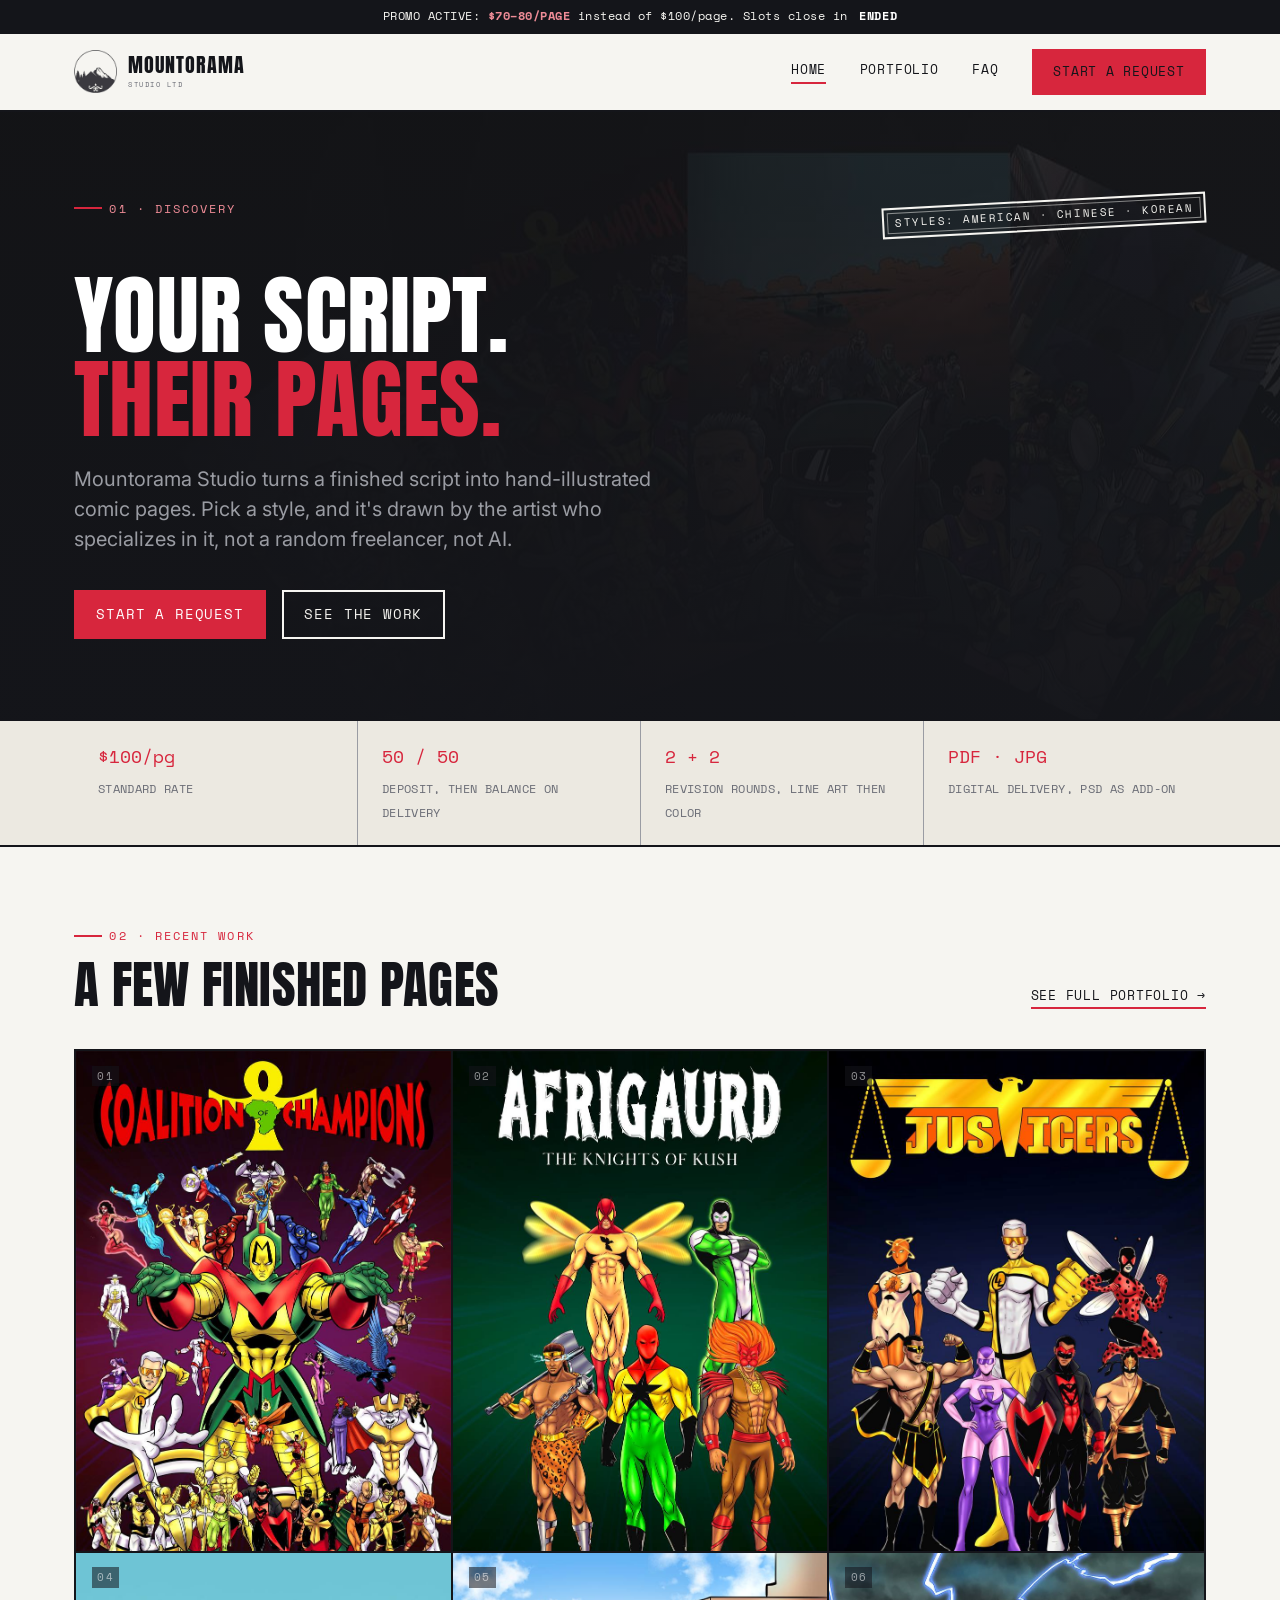
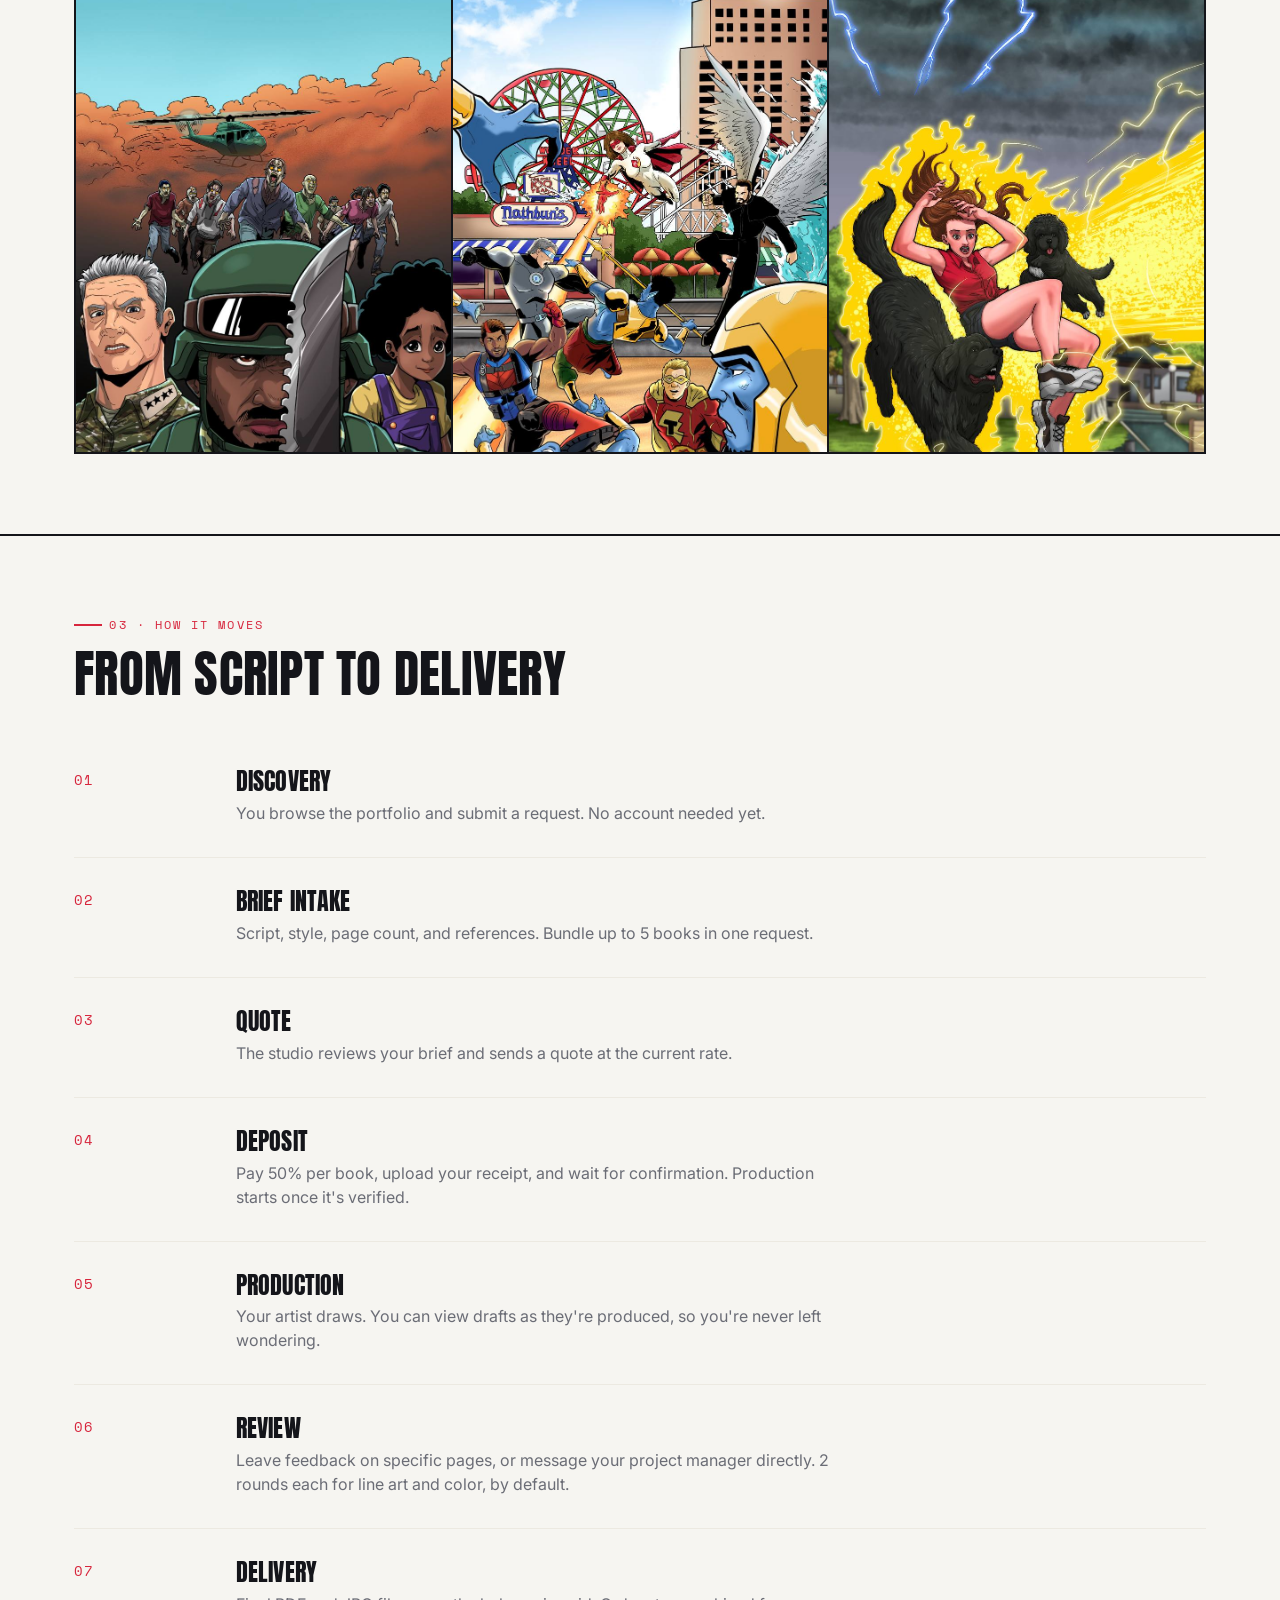
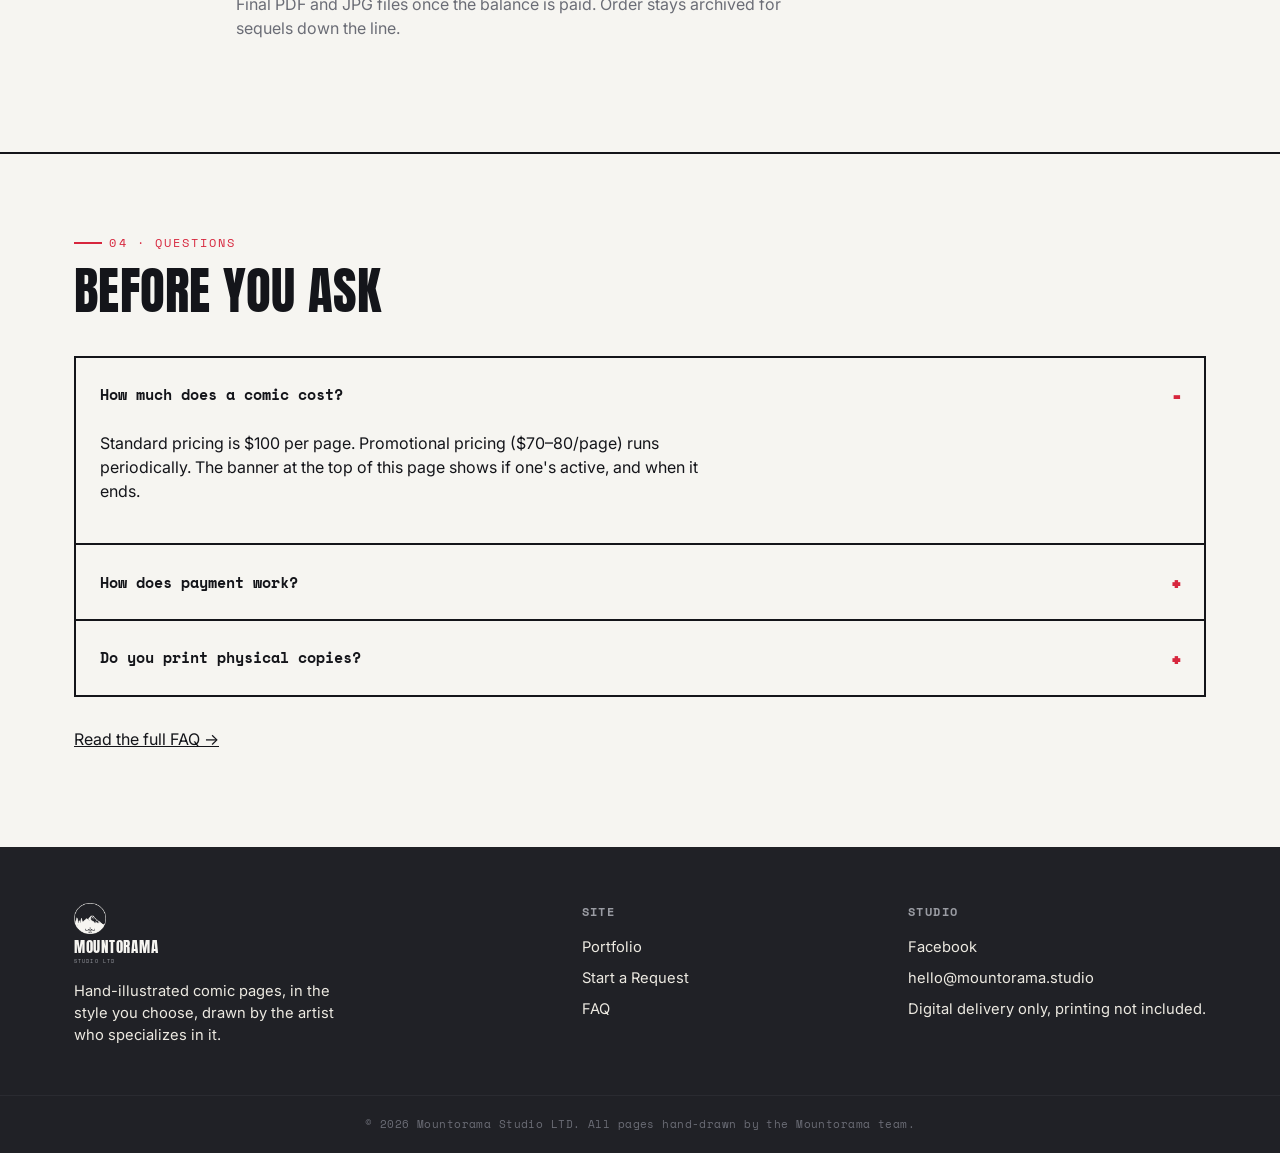
<file: index.html>
<!doctype html>
<html lang="en">
<head>
<meta charset="utf-8">
<meta name="viewport" content="width=device-width, initial-scale=1">
<title>Mountorama Studio: Custom Comic Commissions</title>
<meta name="description" content="Mountorama Studio turns finished scripts into hand-illustrated comic pages in American, Chinese, or Korean style, each drawn by a dedicated in-house artist.">
<link rel="icon" type="image/png" href="assets/logo-icon.png">
<link rel="stylesheet" href="styles.css">
</head>
<body>

<div class="promo-bar">
  <div class="wrap">
    <span>PROMO ACTIVE: <strong>$70&ndash;80/PAGE</strong> instead of $100/page. Slots close in</span>
    <time data-countdown="2026-08-15T00:00:00">14D 00H 00M 00S</time>
  </div>
</div>

<header class="site-header">
  <div class="wrap">
    <a href="index.html" class="wordmark"><img src="assets/logo-icon.png" alt="" class="wordmark-icon"><span class="wordmark-text"><span class="wordmark-main">Mountorama</span><span class="wordmark-sub">Studio LTD</span></span></a>
    <button class="nav-toggle" aria-expanded="false" aria-label="Toggle menu">Menu</button>
    <nav class="main-nav">
      <a href="index.html" aria-current="page">Home</a>
      <a href="portfolio.html">Portfolio</a>
      <a href="faq.html">FAQ</a>
      <a href="request.html" class="btn btn--red">Start a Request</a>
    </nav>
  </div>
</header>

<section class="hero">
  <div class="wrap">
    <div class="hero-top">
      <span class="page-label page-label--on-dark">01 · DISCOVERY</span>
      <span class="stamp stamp--paper">Styles: American · Chinese · Korean</span>
    </div>
    <h1>Your script.<br><span>Their pages.</span></h1>
    <p class="lede">Mountorama Studio turns a finished script into hand-illustrated comic pages. Pick a style, and it's drawn by the artist who specializes in it, not a random freelancer, not AI.</p>
    <div class="hero-ctas">
      <a href="request.html" class="btn btn--red">Start a Request</a>
      <a href="portfolio.html" class="btn btn--outline">See the Work</a>
    </div>
  </div>
</section>

<section class="indicia">
  <div class="wrap">
    <div class="indicia-item">
      <span class="k">$100/pg</span>
      <span class="v">Standard rate</span>
    </div>
    <div class="indicia-item">
      <span class="k">50 / 50</span>
      <span class="v">Deposit, then balance on delivery</span>
    </div>
    <div class="indicia-item">
      <span class="k">2 + 2</span>
      <span class="v">Revision rounds, line art then color</span>
    </div>
    <div class="indicia-item">
      <span class="k">PDF · JPG</span>
      <span class="v">Digital delivery, PSD as add-on</span>
    </div>
  </div>
</section>

<section class="block">
  <div class="wrap">
    <div class="block-head">
      <div>
        <span class="page-label">02 · RECENT WORK</span>
        <h2>A few finished pages</h2>
      </div>
      <a href="portfolio.html" class="see-more">See full portfolio &rarr;</a>
    </div>
    <div class="panel-grid">
      <div class="art-panel art-panel--photo" data-num="01">
        <img src="assets/portfolio/work-17.jpg" alt="Comic book cover: Coalition of Champions, large superhero team" loading="lazy">
      </div>
      <div class="art-panel art-panel--photo" data-num="02">
        <img src="assets/portfolio/work-18.jpg" alt="Comic book cover: Afrigaurd, The Knights of Kush" loading="lazy">
      </div>
      <div class="art-panel art-panel--photo" data-num="03">
        <img src="assets/portfolio/work-19.jpg" alt="Comic book cover: Justicers, superhero team" loading="lazy">
      </div>
      <div class="art-panel art-panel--photo" data-num="04">
        <img src="assets/portfolio/work-13.jpg" alt="Comic cover: soldier facing a zombie horde" loading="lazy">
      </div>
      <div class="art-panel art-panel--photo" data-num="05">
        <img src="assets/portfolio/work-16.jpg" alt="Comic cover: superhero team battle at a boardwalk park" loading="lazy">
      </div>
      <div class="art-panel art-panel--photo" data-num="06">
        <img src="assets/portfolio/work-14.jpg" alt="Colored character with electric powers, American style" loading="lazy">
      </div>
    </div>
  </div>
</section>

<section class="block">
  <div class="wrap">
    <span class="page-label">03 · HOW IT MOVES</span>
    <h2 style="margin-bottom:2.5rem;">From script to delivery</h2>
    <div class="sequence">
      <div class="seq-step">
        <span class="seq-num">01</span>
        <div><h3>Discovery</h3><p>You browse the portfolio and submit a request. No account needed yet.</p></div>
      </div>
      <div class="seq-step">
        <span class="seq-num">02</span>
        <div><h3>Brief intake</h3><p>Script, style, page count, and references. Bundle up to 5 books in one request.</p></div>
      </div>
      <div class="seq-step">
        <span class="seq-num">03</span>
        <div><h3>Quote</h3><p>The studio reviews your brief and sends a quote at the current rate.</p></div>
      </div>
      <div class="seq-step">
        <span class="seq-num">04</span>
        <div><h3>Deposit</h3><p>Pay 50% per book, upload your receipt, and wait for confirmation. Production starts once it's verified.</p></div>
      </div>
      <div class="seq-step">
        <span class="seq-num">05</span>
        <div><h3>Production</h3><p>Your artist draws. You can view drafts as they're produced, so you're never left wondering.</p></div>
      </div>
      <div class="seq-step">
        <span class="seq-num">06</span>
        <div><h3>Review</h3><p>Leave feedback on specific pages, or message your project manager directly. 2 rounds each for line art and color, by default.</p></div>
      </div>
      <div class="seq-step">
        <span class="seq-num">07</span>
        <div><h3>Delivery</h3><p>Final PDF and JPG files once the balance is paid. Order stays archived for sequels down the line.</p></div>
      </div>
    </div>
  </div>
</section>

<section class="block">
  <div class="wrap">
    <span class="page-label">04 · QUESTIONS</span>
    <h2 style="margin-bottom:2.5rem;">Before you ask</h2>
    <div>
      <details class="faq-item" open>
        <summary>How much does a comic cost?<span></span></summary>
        <div class="a"><p>Standard pricing is $100 per page. Promotional pricing ($70&ndash;80/page) runs periodically. The banner at the top of this page shows if one's active, and when it ends.</p></div>
      </details>
      <details class="faq-item">
        <summary>How does payment work?</summary>
        <div class="a"><p>A 50% deposit is due after you receive a quote. Upload your payment receipt, and production begins once it's confirmed. The remaining 50% is due before final files are delivered.</p></div>
      </details>
      <details class="faq-item">
        <summary>Do you print physical copies?</summary>
        <div class="a"><p>No, Mountorama delivers digital files only (PDF and JPG by default). Printing is handled on your end.</p></div>
      </details>
    </div>
    <p style="margin-top:2rem;"><a href="faq.html" class="see-more">Read the full FAQ &rarr;</a></p>
  </div>
</section>

<footer class="site-footer">
  <div class="wrap">
    <div class="footer-col">
      <a href="index.html" class="wordmark"><img src="assets/logo-icon-light.png" alt="" class="wordmark-icon"><span class="wordmark-text"><span class="wordmark-main">Mountorama</span><span class="wordmark-sub">Studio LTD</span></span></a>
      <p style="margin-top:1rem; max-width:32ch;">Hand-illustrated comic pages, in the style you choose, drawn by the artist who specializes in it.</p>
    </div>
    <div class="footer-col">
      <h4>Site</h4>
      <a href="portfolio.html">Portfolio</a>
      <a href="request.html">Start a Request</a>
      <a href="faq.html">FAQ</a>
    </div>
    <div class="footer-col">
      <h4>Studio</h4>
      <a href="#">Facebook</a>
      <a href="#">hello@mountorama.studio</a>
      <p>Digital delivery only, printing not included.</p>
    </div>
  </div>
  <div class="footer-bottom">&copy; 2026 Mountorama Studio LTD. All pages hand-drawn by the Mountorama team.</div>
</footer>

<script src="script.js"></script>
</body>
</html>
</file>
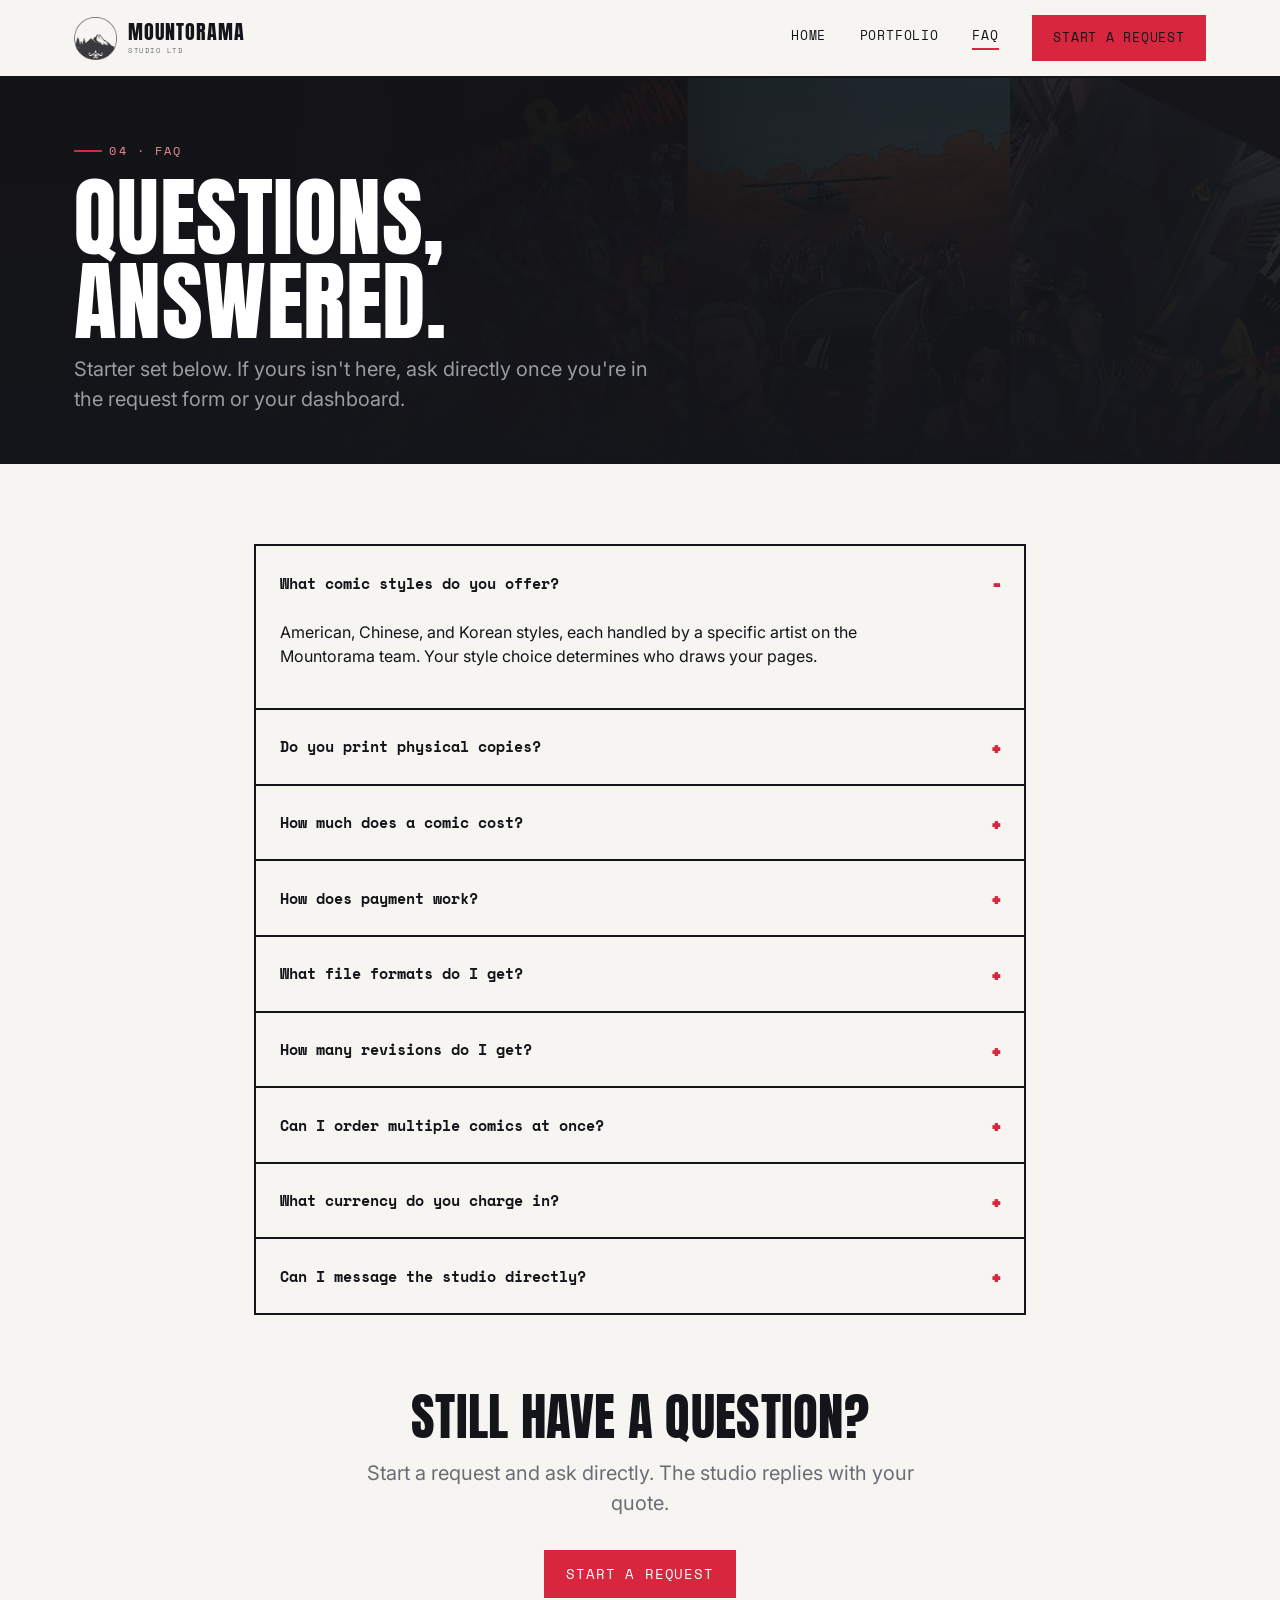
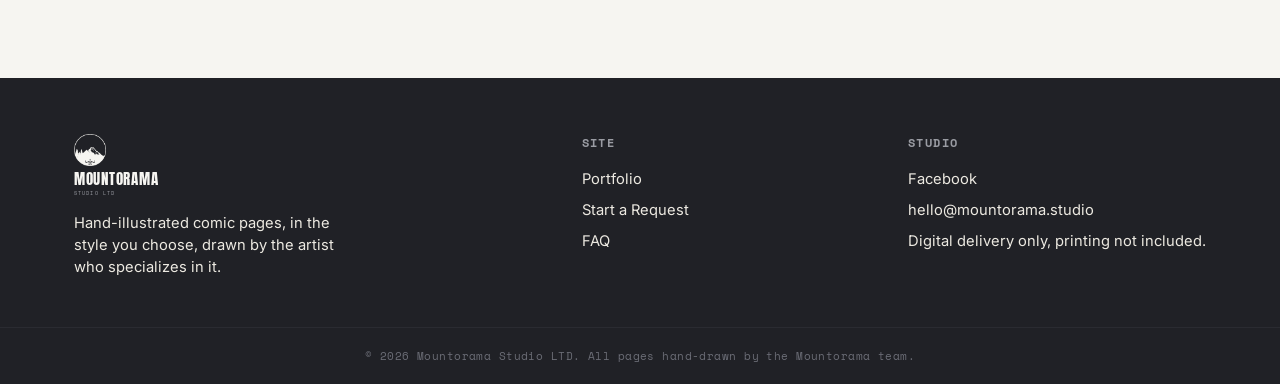
<file: faq.html>
<!doctype html>
<html lang="en">
<head>
<meta charset="utf-8">
<meta name="viewport" content="width=device-width, initial-scale=1">
<title>FAQ | Mountorama Studio</title>
<meta name="description" content="Answers to common questions about Mountorama Studio's comic commission process, pricing, revisions, and delivery.">
<link rel="icon" type="image/png" href="assets/logo-icon.png">
<link rel="stylesheet" href="styles.css">
</head>
<body>

<header class="site-header">
  <div class="wrap">
    <a href="index.html" class="wordmark"><img src="assets/logo-icon.png" alt="" class="wordmark-icon"><span class="wordmark-text"><span class="wordmark-main">Mountorama</span><span class="wordmark-sub">Studio LTD</span></span></a>
    <button class="nav-toggle" aria-expanded="false" aria-label="Toggle menu">Menu</button>
    <nav class="main-nav">
      <a href="index.html">Home</a>
      <a href="portfolio.html">Portfolio</a>
      <a href="faq.html" aria-current="page">FAQ</a>
      <a href="request.html" class="btn btn--red">Start a Request</a>
    </nav>
  </div>
</header>

<section class="page-hero">
  <div class="wrap">
    <span class="page-label page-label--on-dark">04 · FAQ</span>
    <h1>Questions,<br>answered.</h1>
    <p class="lede">Starter set below. If yours isn't here, ask directly once you're in the request form or your dashboard.</p>
  </div>
</section>

<section class="block" style="border-bottom:none;">
  <div class="wrap" style="max-width:820px;">
    <div>
      <details class="faq-item" open>
        <summary>What comic styles do you offer?</summary>
        <div class="a"><p>American, Chinese, and Korean styles, each handled by a specific artist on the Mountorama team. Your style choice determines who draws your pages.</p></div>
      </details>
      <details class="faq-item">
        <summary>Do you print physical copies?</summary>
        <div class="a"><p>No, Mountorama delivers digital files only. Printing is handled by you.</p></div>
      </details>
      <details class="faq-item">
        <summary>How much does a comic cost?</summary>
        <div class="a"><p>Standard pricing is $100 per page. Promotional pricing ($70&ndash;80/page) runs periodically. Check the homepage for active promotions and countdowns.</p></div>
      </details>
      <details class="faq-item">
        <summary>How does payment work?</summary>
        <div class="a"><p>A 50% deposit is due after you receive a quote. Upload your payment receipt for confirmation before work begins. The remaining 50% balance is due before final files are delivered.</p></div>
      </details>
      <details class="faq-item">
        <summary>What file formats do I get?</summary>
        <div class="a"><p>PDF and JPG by default. PSD files are available as a separate paid add-on.</p></div>
      </details>
      <details class="faq-item">
        <summary>How many revisions do I get?</summary>
        <div class="a"><p>2 rounds for line art and 2 rounds for colored pages, by default. Additional rounds can be arranged directly with the studio.</p></div>
      </details>
      <details class="faq-item">
        <summary>Can I order multiple comics at once?</summary>
        <div class="a"><p>Yes, bundle up to 5 comic books in a single request, with a 50% deposit due on each.</p></div>
      </details>
      <details class="faq-item">
        <summary>What currency do you charge in?</summary>
        <div class="a"><p>Pricing is set per client based on your currency.</p></div>
      </details>
      <details class="faq-item">
        <summary>Can I message the studio directly?</summary>
        <div class="a"><p>Yes, each order includes a chat section for direct communication with your project manager. Artists aren't contacted directly; your project manager relays feedback and keeps things on track.</p></div>
      </details>
    </div>
  </div>
</section>

<section class="block" style="text-align:center; padding-top:0;">
  <div class="wrap">
    <h2 style="margin-bottom:1rem;">Still have a question?</h2>
    <p class="lede" style="margin:0 auto 2rem;">Start a request and ask directly. The studio replies with your quote.</p>
    <a href="request.html" class="btn btn--red">Start a Request</a>
  </div>
</section>

<footer class="site-footer">
  <div class="wrap">
    <div class="footer-col">
      <a href="index.html" class="wordmark"><img src="assets/logo-icon-light.png" alt="" class="wordmark-icon"><span class="wordmark-text"><span class="wordmark-main">Mountorama</span><span class="wordmark-sub">Studio LTD</span></span></a>
      <p style="margin-top:1rem; max-width:32ch;">Hand-illustrated comic pages, in the style you choose, drawn by the artist who specializes in it.</p>
    </div>
    <div class="footer-col">
      <h4>Site</h4>
      <a href="portfolio.html">Portfolio</a>
      <a href="request.html">Start a Request</a>
      <a href="faq.html">FAQ</a>
    </div>
    <div class="footer-col">
      <h4>Studio</h4>
      <a href="#">Facebook</a>
      <a href="#">hello@mountorama.studio</a>
      <p>Digital delivery only, printing not included.</p>
    </div>
  </div>
  <div class="footer-bottom">&copy; 2026 Mountorama Studio LTD. All pages hand-drawn by the Mountorama team.</div>
</footer>

<script src="script.js"></script>
</body>
</html>
</file>
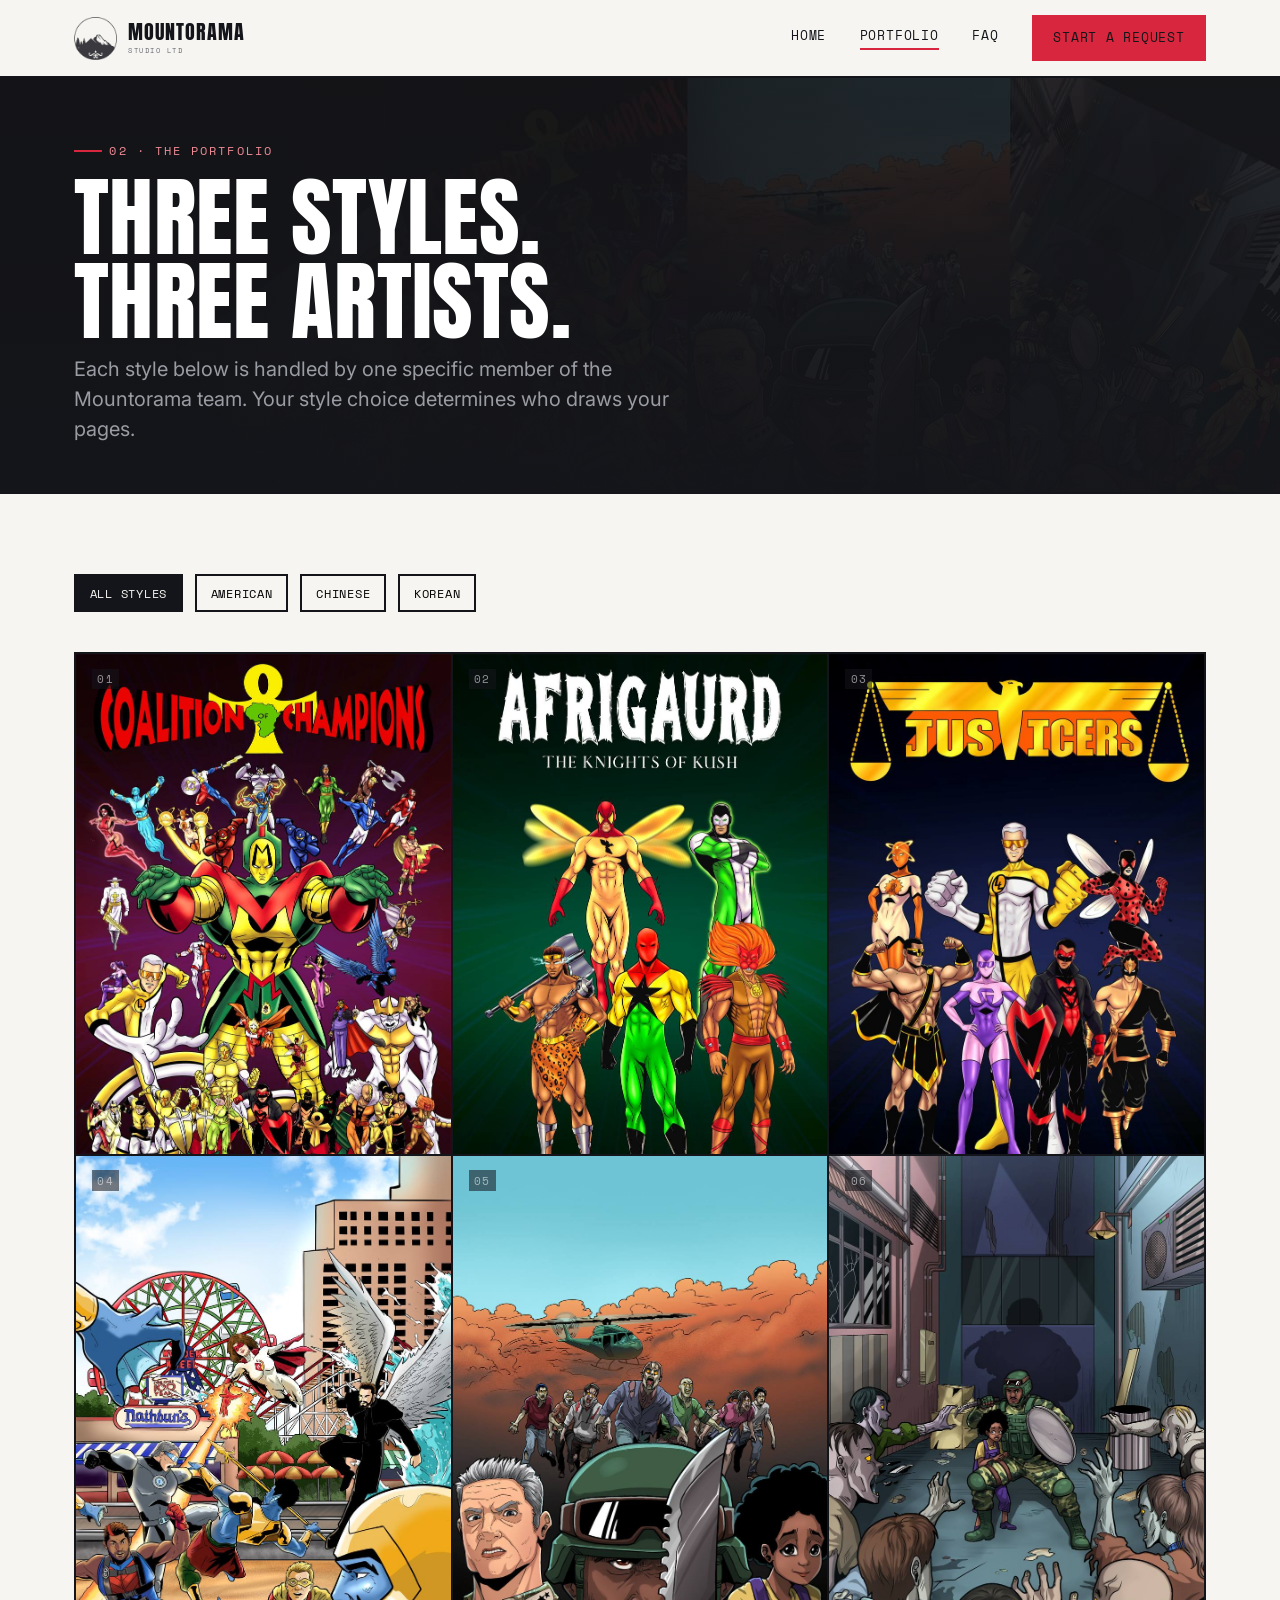
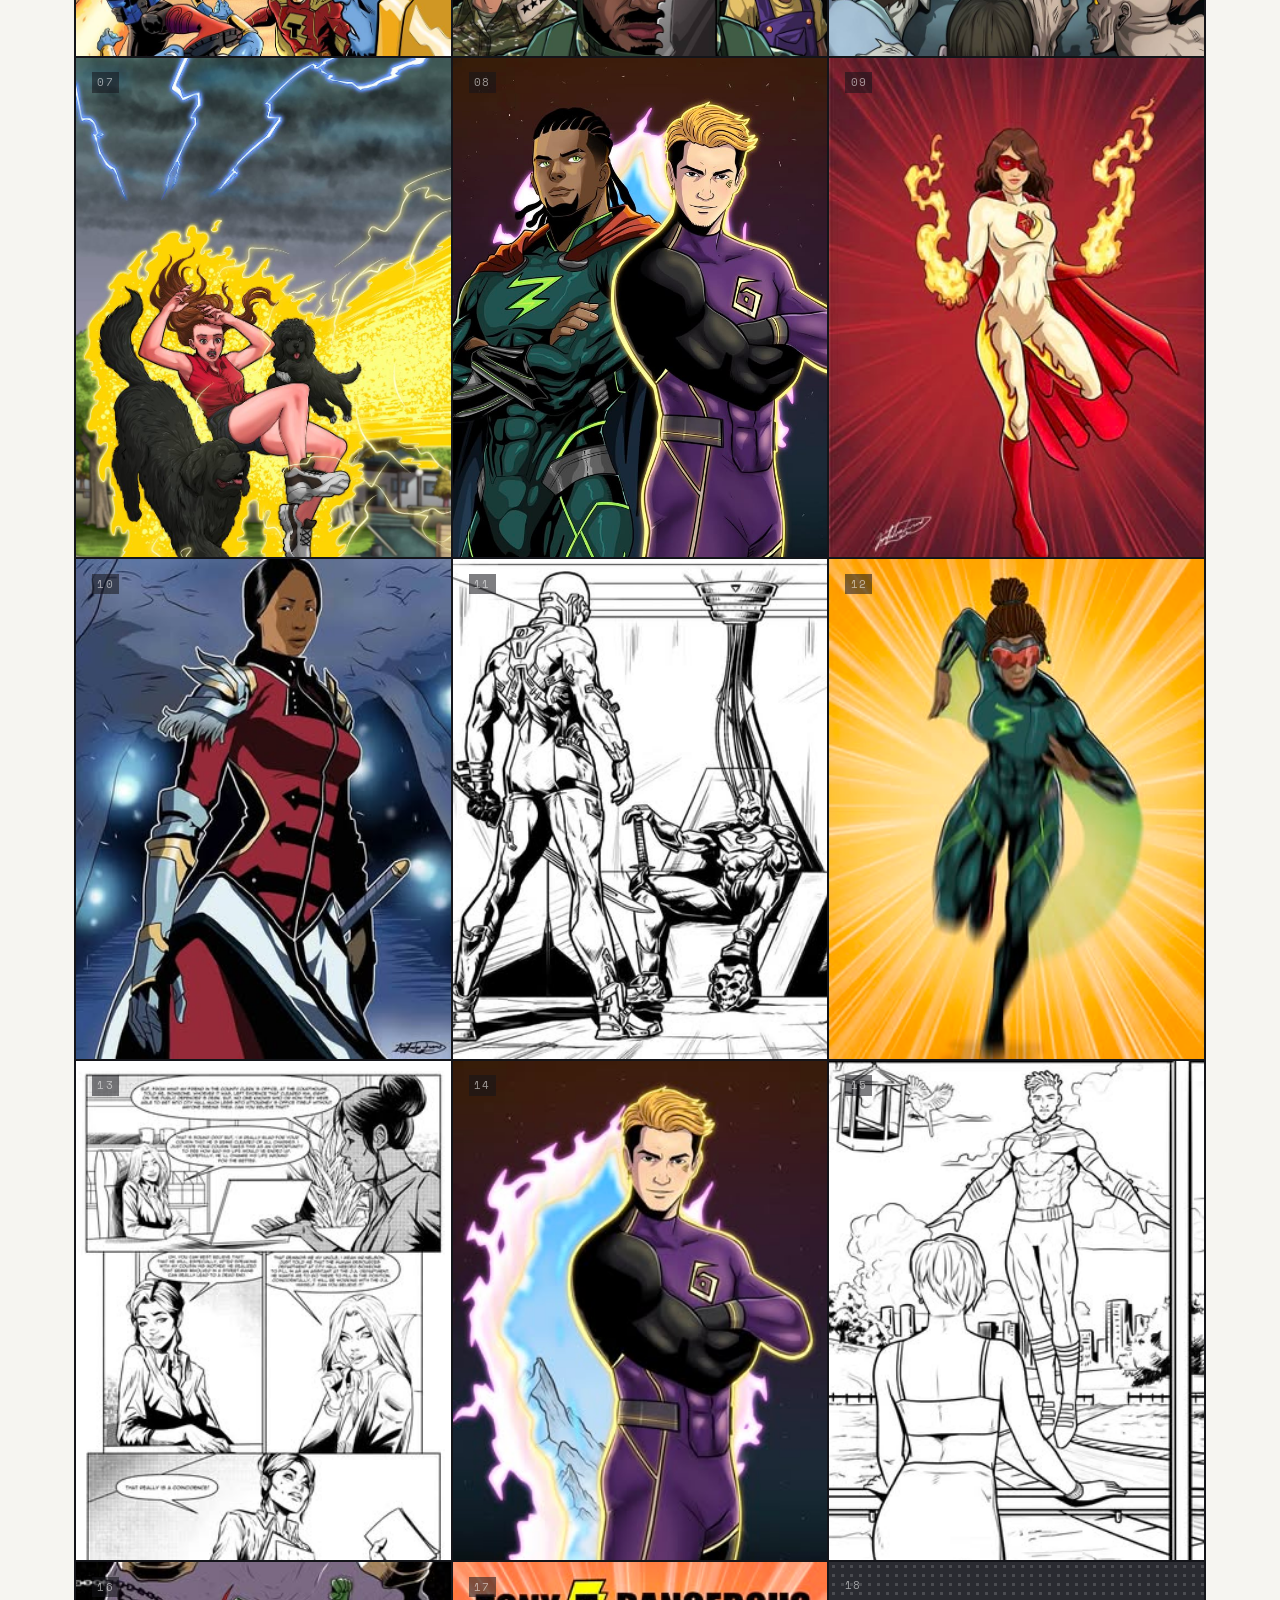
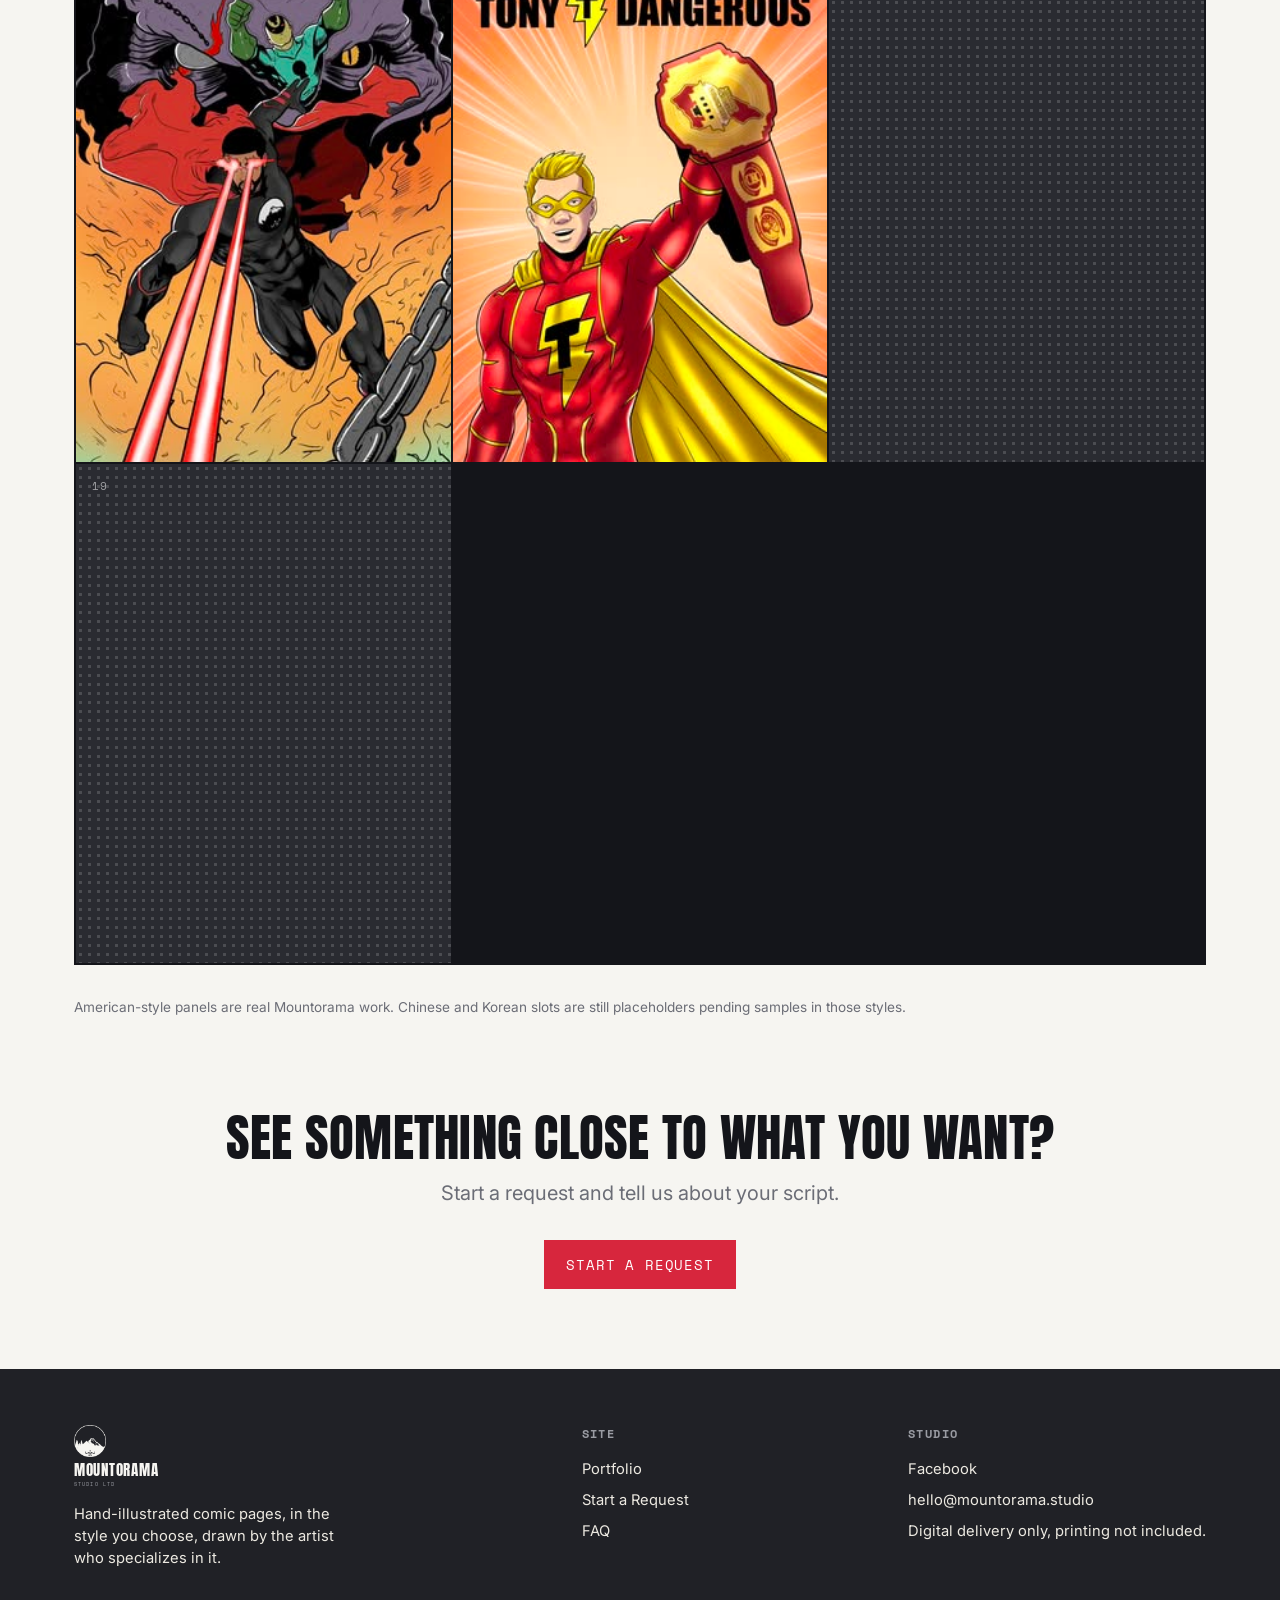
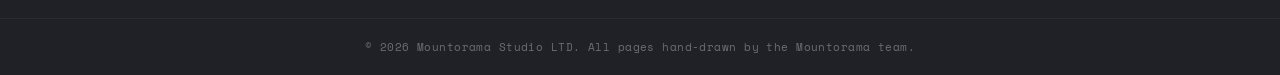
<file: portfolio.html>
<!doctype html>
<html lang="en">
<head>
<meta charset="utf-8">
<meta name="viewport" content="width=device-width, initial-scale=1">
<title>Portfolio | Mountorama Studio</title>
<meta name="description" content="Style samples from Mountorama Studio: American, Chinese, and Korean comic illustration, each by a dedicated artist.">
<link rel="icon" type="image/png" href="assets/logo-icon.png">
<link rel="stylesheet" href="styles.css">
</head>
<body>

<header class="site-header">
  <div class="wrap">
    <a href="index.html" class="wordmark"><img src="assets/logo-icon.png" alt="" class="wordmark-icon"><span class="wordmark-text"><span class="wordmark-main">Mountorama</span><span class="wordmark-sub">Studio LTD</span></span></a>
    <button class="nav-toggle" aria-expanded="false" aria-label="Toggle menu">Menu</button>
    <nav class="main-nav">
      <a href="index.html">Home</a>
      <a href="portfolio.html" aria-current="page">Portfolio</a>
      <a href="faq.html">FAQ</a>
      <a href="request.html" class="btn btn--red">Start a Request</a>
    </nav>
  </div>
</header>

<section class="page-hero">
  <div class="wrap">
    <span class="page-label page-label--on-dark">02 · THE PORTFOLIO</span>
    <h1>Three styles.<br>Three artists.</h1>
    <p class="lede">Each style below is handled by one specific member of the Mountorama team. Your style choice determines who draws your pages.</p>
  </div>
</section>

<section class="block" style="border-bottom:none;">
  <div class="wrap">
    <div class="filters" role="group" aria-label="Filter by style">
      <button class="filter-btn is-active" data-filter="all">All styles</button>
      <button class="filter-btn" data-filter="american">American</button>
      <button class="filter-btn" data-filter="chinese">Chinese</button>
      <button class="filter-btn" data-filter="korean">Korean</button>
    </div>

    <div class="panel-grid">
      <div class="art-panel art-panel--photo" data-num="01" data-style="american">
        <img src="assets/portfolio/work-17.jpg" alt="Comic book cover: Coalition of Champions, large superhero team" loading="lazy">
      </div>
      <div class="art-panel art-panel--photo" data-num="02" data-style="american">
        <img src="assets/portfolio/work-18.jpg" alt="Comic book cover: Afrigaurd, The Knights of Kush" loading="lazy">
      </div>
      <div class="art-panel art-panel--photo" data-num="03" data-style="american">
        <img src="assets/portfolio/work-19.jpg" alt="Comic book cover: Justicers, superhero team" loading="lazy">
      </div>
      <div class="art-panel art-panel--photo" data-num="04" data-style="american">
        <img src="assets/portfolio/work-16.jpg" alt="Comic cover: superhero team battle at a boardwalk park" loading="lazy">
      </div>
      <div class="art-panel art-panel--photo" data-num="05" data-style="american">
        <img src="assets/portfolio/work-13.jpg" alt="Comic cover: soldier facing a zombie horde" loading="lazy">
      </div>
      <div class="art-panel art-panel--photo" data-num="06" data-style="american">
        <img src="assets/portfolio/work-15.jpg" alt="Comic page: soldier shielding a child from zombies" loading="lazy">
      </div>
      <div class="art-panel art-panel--photo" data-num="07" data-style="american">
        <img src="assets/portfolio/work-14.jpg" alt="Colored character with electric powers, American style" loading="lazy">
      </div>
      <div class="art-panel art-panel--photo" data-num="08" data-style="american">
        <img src="assets/portfolio/work-12.jpg" alt="Colored superhero duo, American style" loading="lazy">
      </div>
      <div class="art-panel art-panel--photo" data-num="09" data-style="american">
        <img src="assets/portfolio/work-01.jpg" alt="Colored superhero character with fire powers, American style" loading="lazy">
      </div>
      <div class="art-panel art-panel--photo" data-num="10" data-style="american">
        <img src="assets/portfolio/work-05.jpg" alt="Colored fantasy armored character, American style" loading="lazy">
      </div>
      <div class="art-panel art-panel--photo" data-num="11" data-style="american">
        <img src="assets/portfolio/work-08.jpg" alt="Inked comic page, two-character confrontation, American style" loading="lazy">
      </div>
      <div class="art-panel art-panel--photo" data-num="12" data-style="american">
        <img src="assets/portfolio/work-02.jpg" alt="Colored superhero character in flight, American style" loading="lazy">
      </div>
      <div class="art-panel art-panel--photo" data-num="13" data-style="american">
        <img src="assets/portfolio/work-10.jpg" alt="Inked comic page, office dialogue scene, American style" loading="lazy">
      </div>
      <div class="art-panel art-panel--photo" data-num="14" data-style="american">
        <img src="assets/portfolio/work-04.jpg" alt="Colored superhero character with energy powers, American style" loading="lazy">
      </div>
      <div class="art-panel art-panel--photo" data-num="15" data-style="american">
        <img src="assets/portfolio/work-11.jpg" alt="Inked comic page, character flying over a city, American style" loading="lazy">
      </div>
      <div class="art-panel art-panel--photo" data-num="16" data-style="american">
        <img src="assets/portfolio/work-07.jpg" alt="Colored superhero character with laser vision, American style" loading="lazy">
      </div>
      <div class="art-panel art-panel--photo" data-num="17" data-style="american">
        <img src="assets/portfolio/work-03.jpg" alt="Colored superhero character title card, American style" loading="lazy">
      </div>
      <div class="art-panel" data-num="18" data-style="chinese"></div>
      <div class="art-panel" data-num="19" data-style="korean"></div>
    </div>

    <p style="margin-top:2rem; color:var(--grey); font-size:0.85rem;">American-style panels are real Mountorama work. Chinese and Korean slots are still placeholders pending samples in those styles.</p>
  </div>
</section>

<section class="block" style="text-align:center; padding-top:0;">
  <div class="wrap">
    <h2 style="margin-bottom:1rem;">See something close to what you want?</h2>
    <p class="lede" style="margin:0 auto 2rem;">Start a request and tell us about your script.</p>
    <a href="request.html" class="btn btn--red">Start a Request</a>
  </div>
</section>

<footer class="site-footer">
  <div class="wrap">
    <div class="footer-col">
      <a href="index.html" class="wordmark"><img src="assets/logo-icon-light.png" alt="" class="wordmark-icon"><span class="wordmark-text"><span class="wordmark-main">Mountorama</span><span class="wordmark-sub">Studio LTD</span></span></a>
      <p style="margin-top:1rem; max-width:32ch;">Hand-illustrated comic pages, in the style you choose, drawn by the artist who specializes in it.</p>
    </div>
    <div class="footer-col">
      <h4>Site</h4>
      <a href="portfolio.html">Portfolio</a>
      <a href="request.html">Start a Request</a>
      <a href="faq.html">FAQ</a>
    </div>
    <div class="footer-col">
      <h4>Studio</h4>
      <a href="#">Facebook</a>
      <a href="#">hello@mountorama.studio</a>
      <p>Digital delivery only, printing not included.</p>
    </div>
  </div>
  <div class="footer-bottom">&copy; 2026 Mountorama Studio LTD. All pages hand-drawn by the Mountorama team.</div>
</footer>

<script src="script.js"></script>
</body>
</html>
</file>
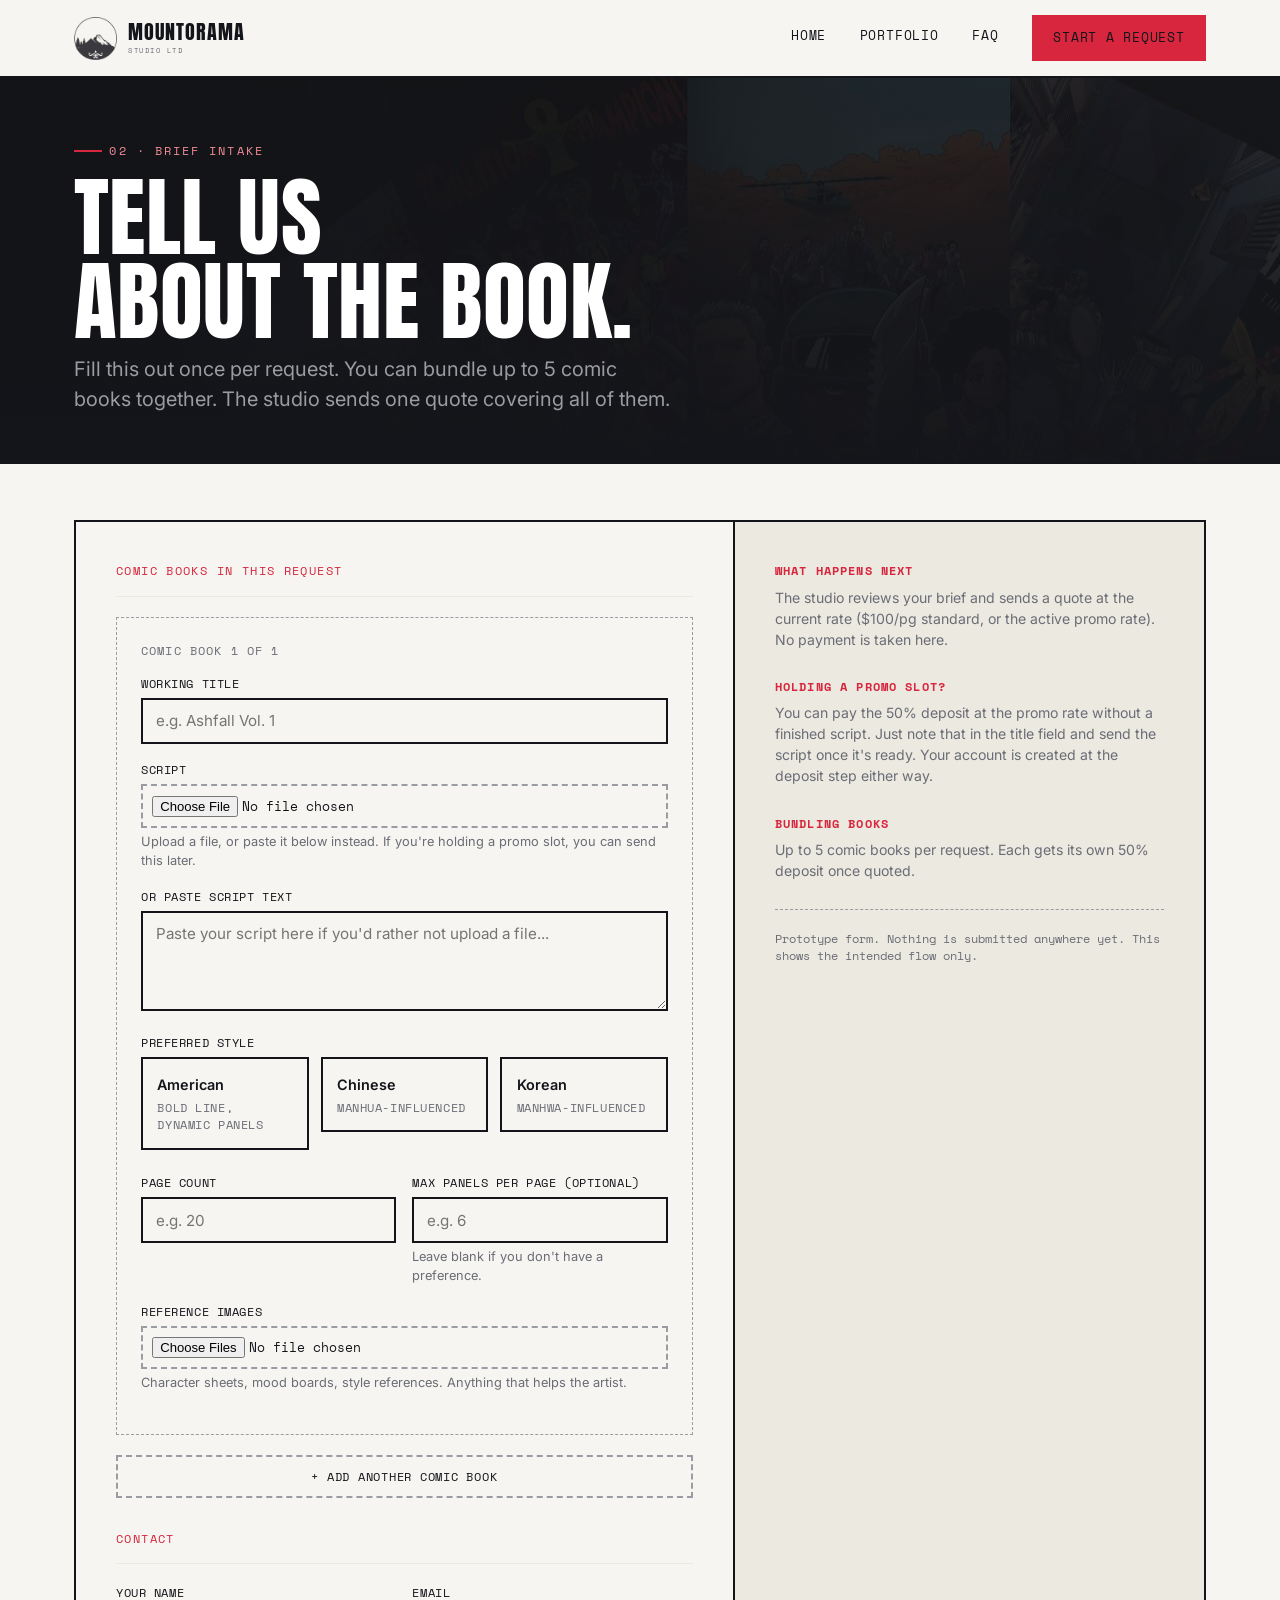
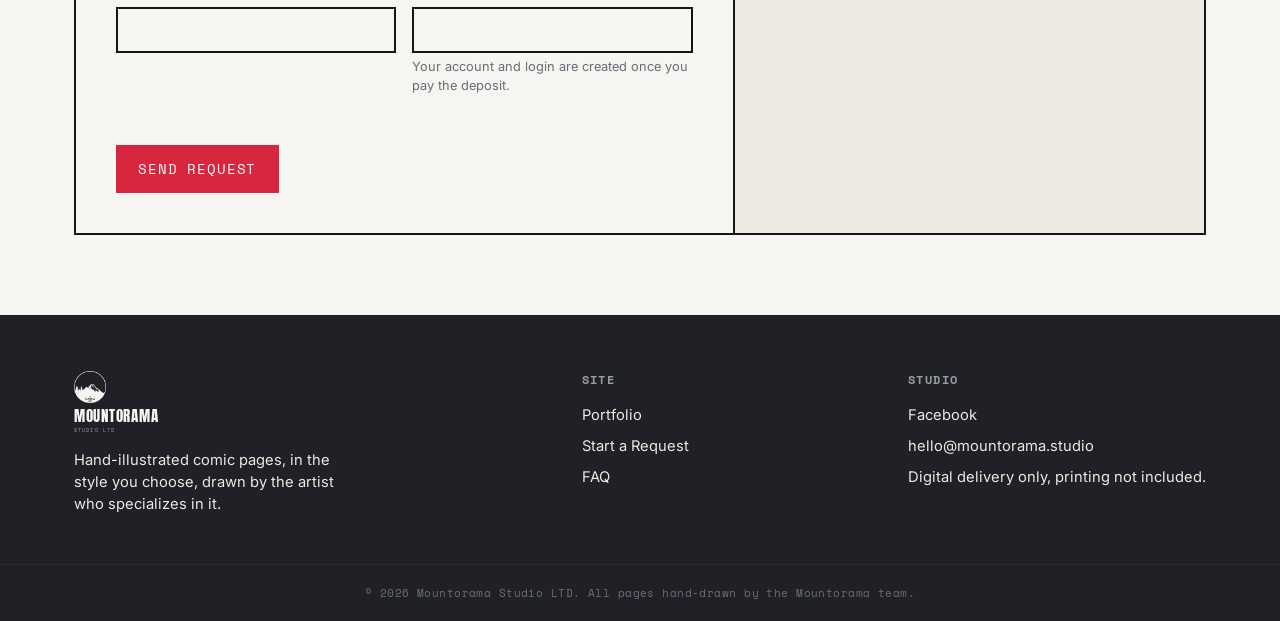
<file: request.html>
<!doctype html>
<html lang="en">
<head>
<meta charset="utf-8">
<meta name="viewport" content="width=device-width, initial-scale=1">
<title>Start a Request | Mountorama Studio</title>
<meta name="description" content="Submit your script, style, page count, and references to get a quote from Mountorama Studio.">
<link rel="icon" type="image/png" href="assets/logo-icon.png">
<link rel="stylesheet" href="styles.css">
</head>
<body>

<header class="site-header">
  <div class="wrap">
    <a href="index.html" class="wordmark"><img src="assets/logo-icon.png" alt="" class="wordmark-icon"><span class="wordmark-text"><span class="wordmark-main">Mountorama</span><span class="wordmark-sub">Studio LTD</span></span></a>
    <button class="nav-toggle" aria-expanded="false" aria-label="Toggle menu">Menu</button>
    <nav class="main-nav">
      <a href="index.html">Home</a>
      <a href="portfolio.html">Portfolio</a>
      <a href="faq.html">FAQ</a>
      <a href="request.html" class="btn btn--red" aria-current="page">Start a Request</a>
    </nav>
  </div>
</header>

<section class="page-hero">
  <div class="wrap">
    <span class="page-label page-label--on-dark">02 · BRIEF INTAKE</span>
    <h1>Tell us<br>about the book.</h1>
    <p class="lede">Fill this out once per request. You can bundle up to 5 comic books together. The studio sends one quote covering all of them.</p>
  </div>
</section>

<section class="block" style="border-bottom:none; padding-top:3.5rem;">
  <div class="wrap">

    <form class="form-shell" data-request-form>
      <div class="form-main">

        <fieldset>
          <legend>Comic books in this request</legend>
          <div data-book-list>
            <div class="book-block">
              <button type="button" class="remove-book" style="display:none;">Remove</button>
              <p class="book-title">Comic book 1 of 1</p>

              <div class="field">
                <label for="title-0">Working title</label>
                <input type="text" id="title-0" name="title[0]" placeholder="e.g. Ashfall Vol. 1" required>
              </div>

              <div class="field">
                <label for="script-0">Script</label>
                <input type="file" id="script-0" name="script[0]" accept=".pdf,.doc,.docx,.txt,.fdx">
                <span class="hint">Upload a file, or paste it below instead. If you're holding a promo slot, you can send this later.</span>
              </div>

              <div class="field">
                <label for="script-text-0">Or paste script text</label>
                <textarea id="script-text-0" name="scriptText[0]" placeholder="Paste your script here if you'd rather not upload a file..."></textarea>
              </div>

              <div class="field">
                <label>Preferred style</label>
                <div class="style-options">
                  <div class="style-option">
                    <input type="radio" id="style-american-0" name="style[0]" value="american" required>
                    <label for="style-american-0">American<span class="artist">Bold line, dynamic panels</span></label>
                  </div>
                  <div class="style-option">
                    <input type="radio" id="style-chinese-0" name="style[0]" value="chinese">
                    <label for="style-chinese-0">Chinese<span class="artist">Manhua-influenced</span></label>
                  </div>
                  <div class="style-option">
                    <input type="radio" id="style-korean-0" name="style[0]" value="korean">
                    <label for="style-korean-0">Korean<span class="artist">Manhwa-influenced</span></label>
                  </div>
                </div>
              </div>

              <div class="field-row">
                <div class="field">
                  <label for="pages-0">Page count</label>
                  <input type="number" id="pages-0" name="pages[0]" min="1" placeholder="e.g. 20" required>
                </div>
                <div class="field">
                  <label for="panels-0">Max panels per page (optional)</label>
                  <input type="number" id="panels-0" name="panels[0]" min="1" placeholder="e.g. 6">
                  <span class="hint">Leave blank if you don't have a preference.</span>
                </div>
              </div>

              <div class="field">
                <label for="refs-0">Reference images</label>
                <input type="file" id="refs-0" name="refs[0]" accept="image/*" multiple>
                <span class="hint">Character sheets, mood boards, style references. Anything that helps the artist.</span>
              </div>
            </div>
          </div>

          <button type="button" class="add-book-btn" data-add-book>+ Add another comic book</button>
        </fieldset>

        <fieldset>
          <legend>Contact</legend>
          <div class="field-row">
            <div class="field">
              <label for="name">Your name</label>
              <input type="text" id="name" name="name" required>
            </div>
            <div class="field">
              <label for="email">Email</label>
              <input type="email" id="email" name="email" required>
              <span class="hint">Your account and login are created once you pay the deposit.</span>
            </div>
          </div>
        </fieldset>

        <button type="submit" class="btn btn--red">Send Request</button>
      </div>

      <aside class="form-side">
        <div class="side-note">
          <h4>What happens next</h4>
          <p>The studio reviews your brief and sends a quote at the current rate ($100/pg standard, or the active promo rate). No payment is taken here.</p>
        </div>
        <div class="side-note">
          <h4>Holding a promo slot?</h4>
          <p>You can pay the 50% deposit at the promo rate without a finished script. Just note that in the title field and send the script once it's ready. Your account is created at the deposit step either way.</p>
        </div>
        <div class="side-note">
          <h4>Bundling books</h4>
          <p>Up to 5 comic books per request. Each gets its own 50% deposit once quoted.</p>
        </div>
        <div class="disclaimer">
          Prototype form. Nothing is submitted anywhere yet. This shows the intended flow only.
        </div>
      </aside>
    </form>

    <div class="confirm-panel" data-confirm-panel>
      <span class="stamp stamp--red">Request received</span>
      <h2>We've got your brief.</h2>
      <p>The studio will review it and reply by email with a quote. That's step 3 in the process: quote, then deposit, then production starts.</p>
    </div>

  </div>
</section>

<footer class="site-footer">
  <div class="wrap">
    <div class="footer-col">
      <a href="index.html" class="wordmark"><img src="assets/logo-icon-light.png" alt="" class="wordmark-icon"><span class="wordmark-text"><span class="wordmark-main">Mountorama</span><span class="wordmark-sub">Studio LTD</span></span></a>
      <p style="margin-top:1rem; max-width:32ch;">Hand-illustrated comic pages, in the style you choose, drawn by the artist who specializes in it.</p>
    </div>
    <div class="footer-col">
      <h4>Site</h4>
      <a href="portfolio.html">Portfolio</a>
      <a href="request.html">Start a Request</a>
      <a href="faq.html">FAQ</a>
    </div>
    <div class="footer-col">
      <h4>Studio</h4>
      <a href="#">Facebook</a>
      <a href="#">hello@mountorama.studio</a>
      <p>Digital delivery only, printing not included.</p>
    </div>
  </div>
  <div class="footer-bottom">&copy; 2026 Mountorama Studio LTD. All pages hand-drawn by the Mountorama team.</div>
</footer>

<script src="script.js"></script>
</body>
</html>
</file>
<file: styles.css>
/* Mountorama Studio: shared styles
   Signature: the site is laid out like a comic page: numbered "panels" (PG.0N),
   ink-stamp badges, and a halftone-dot texture standing in for screentone. */

@import url('https://fonts.googleapis.com/css2?family=Anton&family=Space+Mono:wght@400;700&family=Inter:wght@400;500;600;700&display=swap');

:root {
  --ink: #14151A;
  --charcoal: #202126;
  --charcoal-2: #2A2B31;
  --paper: #F6F5F1;
  --paper-2: #ECE9E1;
  --red: #D7263D;
  --red-deep: #A81D30;
  --grey: #6B6D76;
  --grey-light: #9A9CA3;

  --font-display: 'Anton', sans-serif;
  --font-body: 'Inter', sans-serif;
  --font-mono: 'Space Mono', monospace;

  --gutter: 2px;
  --radius: 0px;
}

*, *::before, *::after { box-sizing: border-box; }

html { scroll-behavior: smooth; }

body {
  margin: 0;
  font-family: var(--font-body);
  color: var(--ink);
  background: var(--paper);
  line-height: 1.5;
  -webkit-font-smoothing: antialiased;
}

img { max-width: 100%; display: block; }

a { color: inherit; }

:focus-visible {
  outline: 3px solid var(--red);
  outline-offset: 2px;
}

.wrap {
  max-width: 1180px;
  margin: 0 auto;
  padding: 0 1.5rem;
}

@media (prefers-reduced-motion: reduce) {
  * { animation-duration: 0.001ms !important; animation-iteration-count: 1 !important; transition-duration: 0.001ms !important; scroll-behavior: auto !important; }
}

/* ---------- Type ---------- */

h1, h2, h3 {
  font-family: var(--font-display);
  font-weight: 400;
  line-height: 0.95;
  letter-spacing: 0.005em;
  margin: 0;
  text-transform: uppercase;
}

h1 { font-size: clamp(2.75rem, 7vw, 5.5rem); }
h2 { font-size: clamp(2rem, 4.4vw, 3.2rem); }
h3 { font-size: clamp(1.15rem, 2vw, 1.5rem); }

p { margin: 0 0 1rem; color: var(--ink); }

.lede {
  font-size: clamp(1.05rem, 1.6vw, 1.25rem);
  color: var(--grey);
  max-width: 46ch;
}

.page-label {
  font-family: var(--font-mono);
  font-size: 0.72rem;
  letter-spacing: 0.18em;
  color: var(--red);
  text-transform: uppercase;
  display: flex;
  align-items: center;
  gap: 0.65em;
  margin: 0 0 1rem;
}
.page-label::before {
  content: "";
  width: 1.75rem;
  height: 2px;
  background: var(--red);
}
.page-label--on-dark { color: #EF8C97; }

/* ---------- Buttons & stamps ---------- */

.btn {
  font-family: var(--font-mono);
  font-size: 0.85rem;
  letter-spacing: 0.06em;
  text-transform: uppercase;
  text-decoration: none;
  display: inline-flex;
  align-items: center;
  gap: 0.6em;
  padding: 0.9em 1.5em;
  border: 2px solid var(--ink);
  background: var(--ink);
  color: var(--paper);
  cursor: pointer;
  transition: transform 0.15s ease, background 0.15s ease, color 0.15s ease;
}
.btn:hover { transform: translate(-2px, -2px); }
.btn:active { transform: translate(0, 0); }

.btn--red { background: var(--red); border-color: var(--red); color: #fff; }
.btn--red:hover { background: var(--red-deep); border-color: var(--red-deep); }

.btn--outline { background: transparent; color: var(--paper); border-color: var(--paper); }
.btn--outline:hover { background: var(--paper); color: var(--ink); }

.btn--outline-dark { background: transparent; color: var(--ink); border-color: var(--ink); }
.btn--outline-dark:hover { background: var(--ink); color: var(--paper); }

.stamp {
  position: relative;
  display: inline-flex;
  align-items: center;
  gap: 0.4em;
  font-family: var(--font-mono);
  font-size: 0.68rem;
  letter-spacing: 0.14em;
  text-transform: uppercase;
  padding: 0.5em 1em;
  border: 2px solid currentColor;
  transform: rotate(-3deg);
  background: transparent;
  white-space: nowrap;
}
.stamp::after {
  content: "";
  position: absolute;
  inset: 3px;
  border: 1px solid currentColor;
  opacity: 0.5;
}
.stamp--red { color: var(--red); }
.stamp--ink { color: var(--ink); }
.stamp--paper { color: var(--paper); }

/* ---------- Header ---------- */

.site-header {
  position: sticky;
  top: 0;
  z-index: 50;
  background: var(--paper);
  border-bottom: 2px solid var(--ink);
}

.site-header .wrap {
  display: flex;
  align-items: center;
  justify-content: space-between;
  height: 76px;
}

.wordmark {
  font-size: 1.25rem;
  text-decoration: none;
  color: var(--ink);
  display: flex;
  align-items: center;
  gap: 0.55em;
}
.wordmark-icon { height: 2.15em; width: auto; display: inline-block; flex-shrink: 0; }
.wordmark-text { display: flex; flex-direction: column; line-height: 1; gap: 0.28em; }
.wordmark-main {
  font-family: var(--font-display);
  font-size: 1em;
  letter-spacing: 0.05em;
  text-transform: uppercase;
}
.wordmark-sub {
  font-family: var(--font-mono);
  font-size: 0.34em;
  letter-spacing: 0.22em;
  text-transform: uppercase;
  color: var(--grey);
}
.site-footer .wordmark-sub { color: var(--grey-light); }

.main-nav {
  display: flex;
  align-items: center;
  gap: 2.1rem;
}
.main-nav a {
  font-family: var(--font-mono);
  font-size: 0.8rem;
  letter-spacing: 0.06em;
  text-transform: uppercase;
  text-decoration: none;
  color: var(--ink);
}
.main-nav a:not(.btn) {
  padding-bottom: 3px;
  border-bottom: 2px solid transparent;
}
.main-nav a:not(.btn):hover, .main-nav a:not(.btn)[aria-current="page"] { border-bottom-color: var(--red); }

.nav-toggle {
  display: none;
  font-family: var(--font-mono);
  background: none;
  border: 2px solid var(--ink);
  padding: 0.5em 0.8em;
}

@media (max-width: 780px) {
  .main-nav { position: absolute; top: 76px; left: 0; right: 0; background: var(--paper); border-bottom: 2px solid var(--ink); flex-direction: column; align-items: flex-start; gap: 0; padding: 0.5rem 1.5rem 1.25rem; display: none; }
  .main-nav.is-open { display: flex; }
  .main-nav a:not(.btn) { width: 100%; padding: 0.85em 0; border-bottom: 1px solid var(--paper-2); }
  .main-nav .btn { width: 100%; justify-content: center; }
  .main-nav .btn { margin-top: 0.75em; }
  .nav-toggle { display: inline-flex; }
}

/* ---------- Promo bar ---------- */

.promo-bar {
  background: var(--ink);
  color: var(--paper);
  font-family: var(--font-mono);
  font-size: 0.78rem;
  letter-spacing: 0.04em;
}
.promo-bar .wrap {
  display: flex;
  align-items: center;
  justify-content: center;
  gap: 0.9em;
  padding: 0.6em 1.5rem;
  text-align: center;
  flex-wrap: wrap;
}
.promo-bar strong { color: #EF8C97; }
.promo-bar time { color: #fff; font-weight: 700; letter-spacing: 0.05em; }

/* ---------- Hero ---------- */

.hero {
  position: relative;
  background: var(--charcoal) url('assets/hero-bg.jpg') center 35% / cover no-repeat;
  color: var(--paper);
  overflow: hidden;
  border-bottom: 2px solid var(--ink);
}
.hero::before {
  content: "";
  position: absolute;
  inset: 0;
  background: linear-gradient(180deg, rgba(20,21,26,0.55) 0%, rgba(20,21,26,0.8) 60%, rgba(20,21,26,0.95) 100%);
  pointer-events: none;
}
.hero .wrap {
  position: relative;
  padding: 5.5rem 1.5rem 5rem;
}
.hero-top {
  display: flex;
  justify-content: space-between;
  align-items: flex-start;
  gap: 1.5rem;
  margin-bottom: 2.5rem;
}
.hero h1 { color: #fff; margin-bottom: 1.5rem; }
.hero h1 span { color: var(--red); }
.hero .lede { color: var(--grey-light); margin-bottom: 2.25rem; }
.hero-ctas { display: flex; gap: 1rem; flex-wrap: wrap; }

/* ---------- Indicia / facts strip ---------- */

.indicia {
  background: var(--paper-2);
  border-bottom: 2px solid var(--ink);
}
.indicia .wrap {
  display: grid;
  grid-template-columns: repeat(4, 1fr);
  gap: 0;
}
.indicia-item {
  padding: 1.4rem 1.5rem;
  border-left: 1px solid var(--grey-light);
  font-family: var(--font-mono);
}
.indicia-item:first-child { border-left: none; }
.indicia-item .k { display: block; font-size: 1.1rem; color: var(--red); margin-bottom: 0.3em; }
.indicia-item .v { font-size: 0.72rem; letter-spacing: 0.03em; color: var(--grey); text-transform: uppercase; }

@media (max-width: 780px) {
  .indicia .wrap { grid-template-columns: repeat(2, 1fr); }
  .indicia-item:nth-child(3) { border-left: none; }
  .indicia-item { border-bottom: 1px solid var(--grey-light); }
}

/* ---------- Sections ---------- */

section.block { padding: 5rem 0; border-bottom: 2px solid var(--ink); }
section.block:last-of-type { border-bottom: none; }
.block-head {
  display: flex;
  justify-content: space-between;
  align-items: flex-end;
  gap: 1rem;
  margin-bottom: 2.5rem;
  flex-wrap: wrap;
}
.block-head .see-more {
  font-family: var(--font-mono);
  font-size: 0.8rem;
  text-transform: uppercase;
  letter-spacing: 0.06em;
  text-decoration: none;
  border-bottom: 2px solid var(--red);
  padding-bottom: 2px;
}

/* ---------- Portfolio grid / placeholder panels ---------- */

.panel-grid {
  display: grid;
  grid-template-columns: repeat(3, 1fr);
  gap: var(--gutter);
  background: var(--ink);
  border: 2px solid var(--ink);
}
@media (max-width: 900px) { .panel-grid { grid-template-columns: repeat(2, 1fr); } }
@media (max-width: 560px) { .panel-grid { grid-template-columns: 1fr; } }

.art-panel {
  position: relative;
  aspect-ratio: 3/4;
  background: var(--charcoal-2);
  overflow: hidden;
  display: flex;
  align-items: flex-end;
}
.art-panel::before {
  content: "";
  position: absolute;
  inset: 0;
  background-image: radial-gradient(circle, rgba(255,255,255,0.16) 1.4px, transparent 1.6px);
  background-size: 9px 9px;
}
.art-panel::after {
  content: attr(data-num);
  position: absolute;
  top: 0.9rem;
  left: 1rem;
  font-family: var(--font-mono);
  font-size: 0.68rem;
  color: rgba(255,255,255,0.55);
  letter-spacing: 0.1em;
}
.art-panel .tag {
  position: relative;
  z-index: 1;
  margin: 1rem;
}

.art-panel--photo::before { content: none; }
.art-panel--photo img {
  position: absolute;
  inset: 0;
  width: 100%;
  height: 100%;
  object-fit: cover;
  object-position: top center;
}
.art-panel--photo::after {
  background: rgba(20, 21, 26, 0.55);
  padding: 0.2em 0.5em;
}
.art-panel--photo .tag { margin: 1rem; background: rgba(20, 21, 26, 0.72); }

/* ---------- Process (comic page sequence) ---------- */

.sequence { display: flex; flex-direction: column; }
.seq-step {
  display: grid;
  grid-template-columns: 130px 1fr;
  gap: 2rem;
  padding: 2rem 0;
  border-top: 1px solid var(--paper-2);
}
.seq-step:first-child { border-top: none; }
.seq-num {
  font-family: var(--font-mono);
  font-size: 0.85rem;
  color: var(--red);
  letter-spacing: 0.08em;
}
.seq-step h3 { margin-bottom: 0.5rem; }
.seq-step p { color: var(--grey); margin: 0; max-width: 60ch; }

@media (max-width: 640px) {
  .seq-step { grid-template-columns: 1fr; gap: 0.5rem; }
}

/* ---------- FAQ / accordion (caption box style) ---------- */

.faq-item {
  border: 2px solid var(--ink);
  background: var(--paper);
  margin-bottom: -2px;
}
.faq-item + .faq-item { margin-top: 0; }
.faq-item summary {
  cursor: pointer;
  list-style: none;
  padding: 1.25rem 1.5rem;
  font-family: var(--font-mono);
  font-size: 0.95rem;
  font-weight: 700;
  display: flex;
  justify-content: space-between;
  align-items: center;
  gap: 1rem;
}
.faq-item summary::-webkit-details-marker { display: none; }
.faq-item summary::after {
  content: "+";
  font-family: var(--font-display);
  font-size: 1.4rem;
  color: var(--red);
  flex-shrink: 0;
}
.faq-item[open] summary::after { content: "\2212"; }
.faq-item .a {
  padding: 0 1.5rem 1.5rem;
  color: var(--grey);
  max-width: 65ch;
}

/* ---------- Footer ---------- */

.site-footer {
  background: var(--charcoal);
  color: var(--grey-light);
}
.site-footer .wrap {
  padding: 3.5rem 1.5rem 2.5rem;
  display: flex;
  justify-content: space-between;
  gap: 2rem;
  flex-wrap: wrap;
}
.site-footer .wordmark { color: var(--paper); }
.footer-col h4 {
  font-family: var(--font-mono);
  font-size: 0.72rem;
  letter-spacing: 0.12em;
  text-transform: uppercase;
  color: var(--grey-light);
  margin: 0 0 1rem;
}
.footer-col a, .footer-col p { display: block; text-decoration: none; color: var(--paper-2); margin-bottom: 0.6em; font-size: 0.92rem; }
.footer-bottom {
  border-top: 1px solid var(--charcoal-2);
  padding: 1.25rem 1.5rem;
  font-family: var(--font-mono);
  font-size: 0.68rem;
  letter-spacing: 0.04em;
  color: var(--grey);
  text-align: center;
}

/* ---------- Page hero (secondary pages) ---------- */

.page-hero {
  background: var(--charcoal) url('assets/hero-bg.jpg') center 35% / cover no-repeat;
  color: var(--paper);
  border-bottom: 2px solid var(--ink);
  position: relative;
  overflow: hidden;
}
.page-hero::before {
  content: "";
  position: absolute;
  inset: 0;
  background: linear-gradient(180deg, rgba(20,21,26,0.55) 0%, rgba(20,21,26,0.82) 70%, rgba(20,21,26,0.95) 100%);
}
.page-hero .wrap { position: relative; padding: 4rem 1.5rem 3rem; }
.page-hero h1 { color: #fff; margin-bottom: 0.75rem; }
.page-hero .lede { color: var(--grey-light); margin-bottom: 0; }

/* ---------- Filter tabs (portfolio) ---------- */

.filters {
  display: flex;
  gap: 0.75rem;
  flex-wrap: wrap;
  margin-bottom: 2.5rem;
}
.filter-btn {
  font-family: var(--font-mono);
  font-size: 0.78rem;
  letter-spacing: 0.06em;
  text-transform: uppercase;
  border: 2px solid var(--ink);
  background: transparent;
  padding: 0.6em 1.1em;
  cursor: pointer;
}
.filter-btn.is-active { background: var(--ink); color: var(--paper); }

/* ---------- Form (request page) ---------- */

.form-shell {
  display: grid;
  grid-template-columns: 1.4fr 1fr;
  gap: var(--gutter);
  background: var(--ink);
  border: 2px solid var(--ink);
}
@media (max-width: 900px) { .form-shell { grid-template-columns: 1fr; } }

.form-main, .form-side {
  background: var(--paper);
  padding: 2.5rem;
}
.form-side { background: var(--paper-2); }

fieldset { border: none; padding: 0; margin: 0 0 2rem; }
fieldset legend {
  font-family: var(--font-mono);
  font-size: 0.72rem;
  letter-spacing: 0.12em;
  text-transform: uppercase;
  color: var(--red);
  padding: 0 0 1rem;
  width: 100%;
  border-bottom: 1px solid var(--paper-2);
  margin-bottom: 1.25rem;
}

.book-block {
  border: 1px dashed var(--grey-light);
  padding: 1.5rem;
  margin-bottom: 1.25rem;
  position: relative;
}
.book-block .book-title {
  font-family: var(--font-mono);
  font-size: 0.72rem;
  letter-spacing: 0.1em;
  text-transform: uppercase;
  color: var(--grey);
  margin-bottom: 1rem;
}
.book-block .remove-book {
  position: absolute;
  top: 1.1rem;
  right: 1.1rem;
  font-family: var(--font-mono);
  font-size: 0.68rem;
  background: none;
  border: 1px solid var(--grey-light);
  padding: 0.3em 0.6em;
  cursor: pointer;
  color: var(--grey);
}

.field-row { display: grid; grid-template-columns: 1fr 1fr; gap: 1rem; }
@media (max-width: 560px) { .field-row { grid-template-columns: 1fr; } }

.field { margin-bottom: 1.1rem; }
.field label {
  display: block;
  font-family: var(--font-mono);
  font-size: 0.72rem;
  letter-spacing: 0.05em;
  text-transform: uppercase;
  color: var(--ink);
  margin-bottom: 0.5em;
}
.field .hint { font-family: var(--font-body); font-size: 0.8rem; color: var(--grey); text-transform: none; letter-spacing: normal; display: block; margin-top: 0.3em; }

.field input[type="text"],
.field input[type="email"],
.field input[type="number"],
.field input[type="date"],
.field select,
.field textarea {
  width: 100%;
  font-family: var(--font-body);
  font-size: 0.95rem;
  padding: 0.75em 0.85em;
  border: 2px solid var(--ink);
  background: var(--paper);
  color: var(--ink);
}
.field textarea { resize: vertical; min-height: 100px; }

.field input[type="file"] {
  width: 100%;
  font-family: var(--font-mono);
  font-size: 0.82rem;
  padding: 0.7em;
  border: 2px dashed var(--grey-light);
  background: var(--paper);
}

.style-options { display: grid; grid-template-columns: repeat(3, 1fr); gap: 0.75rem; }
@media (max-width: 560px) { .style-options { grid-template-columns: 1fr; } }
.style-option { position: relative; }
.style-option input { position: absolute; opacity: 0; }
.style-option label {
  display: block;
  border: 2px solid var(--ink);
  padding: 1em 1em;
  cursor: pointer;
  text-transform: none;
  letter-spacing: normal;
  font-family: var(--font-body);
  font-weight: 600;
  font-size: 0.9rem;
}
.style-option .artist { display: block; font-family: var(--font-mono); font-weight: 400; font-size: 0.72rem; color: var(--grey); text-transform: uppercase; letter-spacing: 0.05em; margin-top: 0.3em; }
.style-option input:checked + label { background: var(--ink); color: var(--paper); }
.style-option input:checked + label .artist { color: var(--grey-light); }
.style-option input:focus-visible + label { outline: 3px solid var(--red); outline-offset: 2px; }

.add-book-btn {
  font-family: var(--font-mono);
  font-size: 0.78rem;
  letter-spacing: 0.06em;
  text-transform: uppercase;
  background: transparent;
  border: 2px dashed var(--grey-light);
  color: var(--ink);
  padding: 0.8em 1.2em;
  width: 100%;
  cursor: pointer;
}
.add-book-btn:disabled { opacity: 0.4; cursor: not-allowed; }

.side-note { margin-bottom: 1.75rem; }
.side-note h4 {
  font-family: var(--font-mono);
  font-size: 0.72rem;
  letter-spacing: 0.1em;
  text-transform: uppercase;
  color: var(--red);
  margin: 0 0 0.6em;
}
.side-note p { font-size: 0.88rem; color: var(--grey); margin: 0; }

.disclaimer {
  font-family: var(--font-mono);
  font-size: 0.72rem;
  color: var(--grey);
  border-top: 1px dashed var(--grey-light);
  padding-top: 1.25rem;
  margin-top: 1.75rem;
}

.confirm-panel {
  display: none;
  border: 2px solid var(--ink);
  background: var(--paper-2);
  padding: 3rem 2.5rem;
  text-align: center;
}
.confirm-panel.is-visible { display: block; }
.confirm-panel .stamp { margin-bottom: 1.25rem; }
.confirm-panel h2 { font-size: clamp(1.6rem, 3vw, 2.2rem); margin-bottom: 0.75rem; }
.confirm-panel p { color: var(--grey); max-width: 46ch; margin: 0 auto; }
</file>
